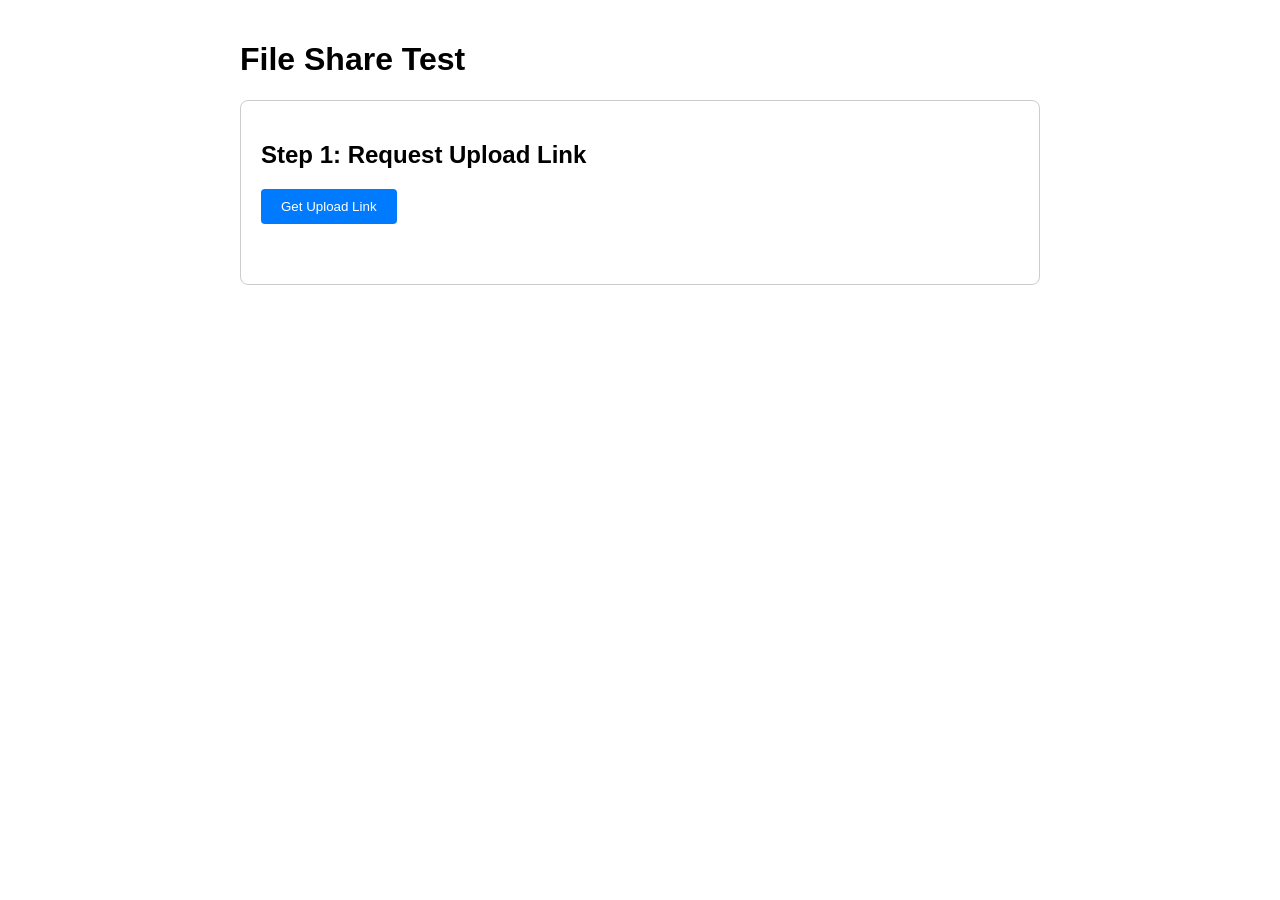
<file: statics/web/fileshare_test.html>
<!DOCTYPE html>
<html lang="en">
<head>
    <meta charset="UTF-8">
    <meta name="viewport" content="width=device-width, initial-scale=1.0">
    <title>File Share Test</title>
    <style>
        body {
            font-family: sans-serif;
            max-width: 800px;
            margin: 0 auto;
            padding: 20px;
        }
        .container {
            border: 1px solid #ccc;
            padding: 20px;
            border-radius: 8px;
        }
        button {
            padding: 10px 20px;
            cursor: pointer;
            background-color: #007bff;
            color: white;
            border: none;
            border-radius: 4px;
        }
        button:hover {
            background-color: #0056b3;
        }
        #uploadSection {
            margin-top: 20px;
            display: none;
        }
        #status {
            margin-top: 20px;
            padding: 10px;
            border-radius: 4px;
        }
        .success { background-color: #d4edda; color: #155724; }
        .error { background-color: #f8d7da; color: #721c24; }
    </style>
</head>
<body>
    <h1>File Share Test</h1>
    
    <div class="container">
        <h2>Step 1: Request Upload Link</h2>
        <button onclick="requestUploadLink()">Get Upload Link</button>
        <div id="linkInfo"></div>

        <div id="uploadSection">
            <h2>Step 2: Upload File</h2>
            <form id="uploadForm" enctype="multipart/form-data">
                <input type="file" name="file" id="fileInput" required>
                <br><br>
                <button type="submit">Upload File</button>
            </form>
            <div id="progress"></div>
        </div>

        <div id="status"></div>
    </div>

    <script>
        let uploadUrl = '';

        async function requestUploadLink() {
            const statusDiv = document.getElementById('status');
            const linkInfo = document.getElementById('linkInfo');
            const uploadSection = document.getElementById('uploadSection');
            
            statusDiv.className = '';
            statusDiv.textContent = 'Requesting link...';

            try {
                const response = await fetch('/api/v0.1/fileshare/create-accept-uri');
                const data = await response.json();

                if (response.ok) {
                    uploadUrl = data.acceptUri;
                    linkInfo.innerHTML = `<p><strong>Upload URL received:</strong> ${uploadUrl}</p>`;
                    uploadSection.style.display = 'block';
                    statusDiv.textContent = '';
                } else {
                    throw new Error(data.message || 'Failed to get link');
                }
            } catch (error) {
                statusDiv.className = 'error';
                statusDiv.textContent = 'Error: ' + error.message;
            }
        }

        document.getElementById('uploadForm').addEventListener('submit', async (e) => {
            e.preventDefault();
            const statusDiv = document.getElementById('status');
            const fileInput = document.getElementById('fileInput');
            
            if (!fileInput.files[0]) {
                alert('Please select a file');
                return;
            }

            statusDiv.className = '';
            statusDiv.textContent = 'Uploading...';

            const formData = new FormData();
            formData.append('file', fileInput.files[0]);

            try {
                const response = await fetch(uploadUrl, {
                    method: 'POST',
                    body: formData
                });

                if (response.ok) {
                    statusDiv.className = 'success';
                    statusDiv.textContent = 'File uploaded successfully!';
                    // Reset form
                    fileInput.value = '';
                    document.getElementById('uploadSection').style.display = 'none';
                    document.getElementById('linkInfo').innerHTML = '';
                } else {
                    const text = await response.text();
                    throw new Error(text || 'Upload failed');
                }
            } catch (error) {
                statusDiv.className = 'error';
                statusDiv.textContent = 'Upload Error: ' + error.message;
            }
        });
    </script>
</body>
</html>
</file>
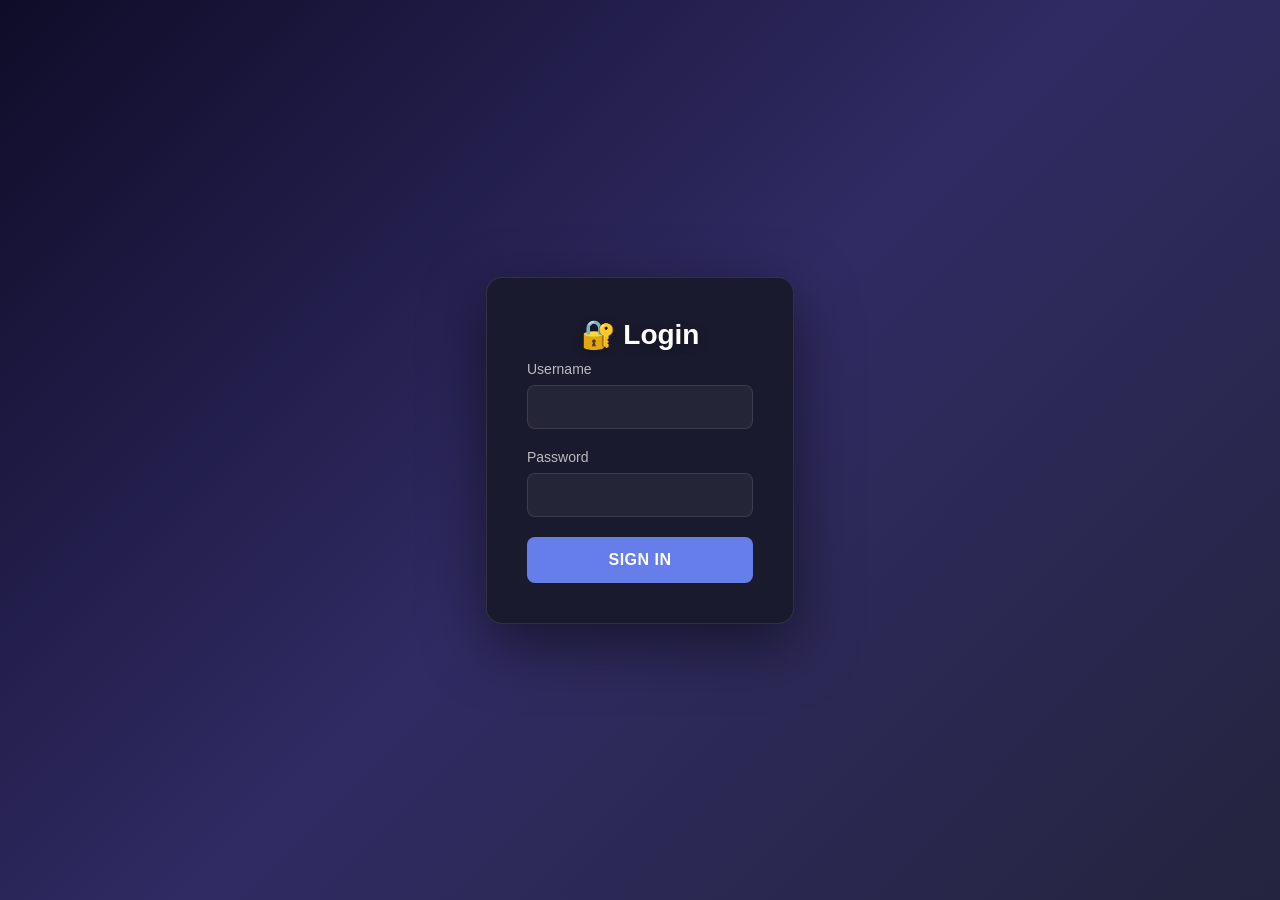
<file: internal/assets/statics/web/login.html>
<!DOCTYPE html>
<html lang="en">

<head>
    <meta charset="UTF-8">
    <meta name="viewport" content="width=device-width, initial-scale=1.0">
    <title>Login - Blitz</title>
    <link rel="stylesheet" href="style.css">
    <style>
        .login-container {
            max-width: 400px;
            margin: 0 auto;
            padding: 40px;
            background: #1a1a2e;
            border-radius: 16px;
            box-shadow: 0 20px 60px rgba(0, 0, 0, 0.5);
            border: 1px solid rgba(255, 255, 255, 0.1);
            text-align: center;
        }

        .login-form {
            display: flex;
            flex-direction: column;
            gap: 20px;
        }

        .form-group {
            text-align: left;
        }

        .form-group label {
            display: block;
            color: rgba(255, 255, 255, 0.7);
            margin-bottom: 8px;
            font-size: 14px;
        }

        .form-group input {
            width: 100%;
            padding: 12px;
            background: rgba(255, 255, 255, 0.05);
            border: 1px solid rgba(255, 255, 255, 0.1);
            border-radius: 8px;
            color: white;
            font-size: 16px;
        }

        .form-group input:focus {
            outline: none;
            border-color: #667eea;
            background: rgba(255, 255, 255, 0.08);
        }

        .btn-login {
            background: #667eea;
            color: white;
            padding: 14px;
            border: none;
            border-radius: 8px;
            font-size: 16px;
            font-weight: 600;
            cursor: pointer;
            transition: all 0.3s ease;
        }

        .btn-login:hover {
            transform: translateY(-2px);
            box-shadow: 0 4px 12px rgba(0, 0, 0, 0.15);
        }

        .error-message {
            color: #f48771;
            font-size: 14px;
            margin-top: 10px;
            display: none;
        }
    </style>
</head>

<body>
    <div class="login-container">
        <h1>🔐 Login</h1>
        <form id="loginForm" class="login-form">
            <div class="form-group">
                <label for="username">Username</label>
                <input type="text" id="username" name="username" required>
            </div>
            <div class="form-group">
                <label for="password">Password</label>
                <input type="password" id="password" name="password" required>
            </div>
            <button type="submit" class="btn-login">Sign In</button>
            <div id="errorMessage" class="error-message"></div>
        </form>
    </div>
    <script type="module" src="js/login.js"></script>
</body>

</html>
</file>
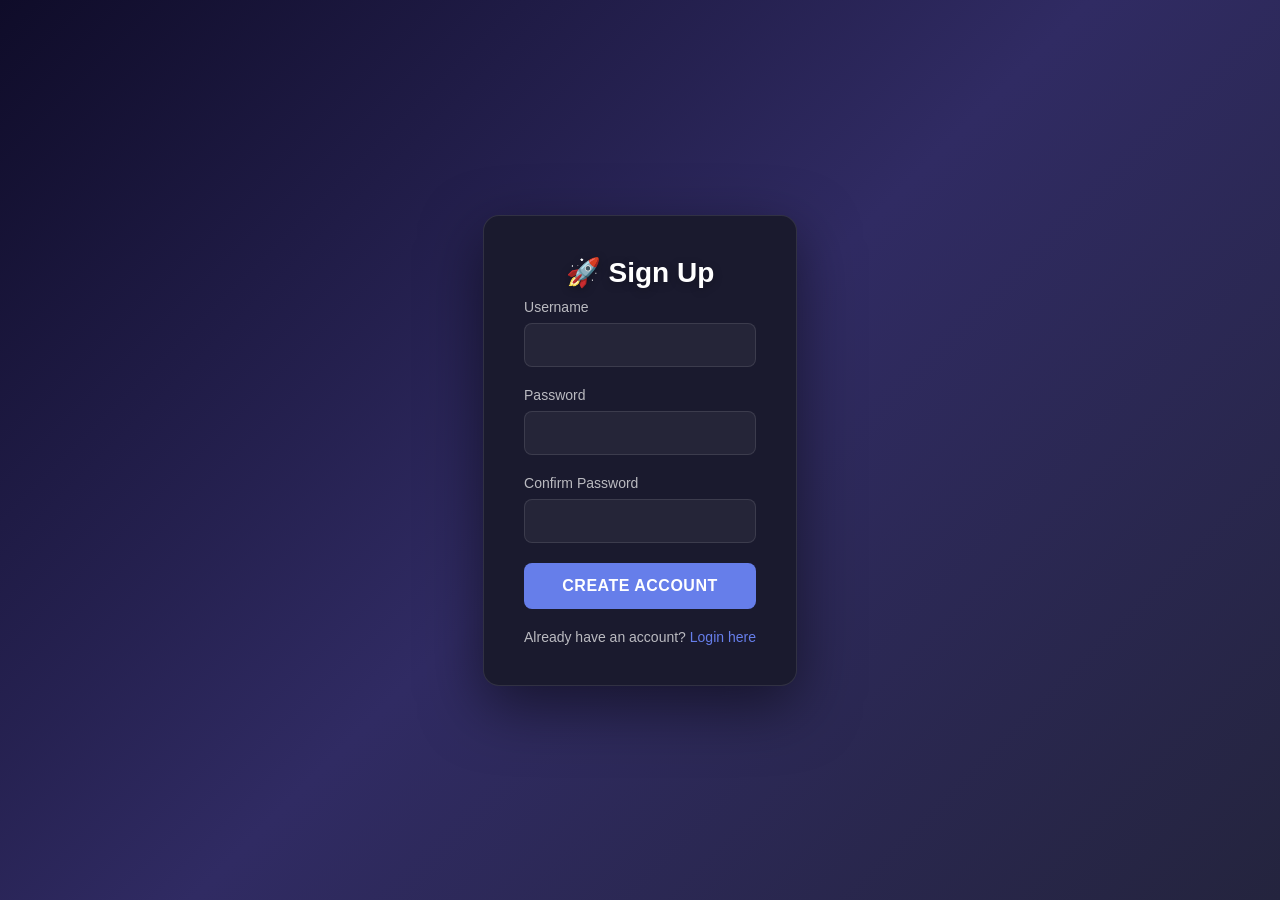
<file: internal/assets/statics/web/signup.html>
<!DOCTYPE html>
<html lang="en">

<head>
    <meta charset="UTF-8">
    <meta name="viewport" content="width=device-width, initial-scale=1.0">
    <title>Sign Up - Blitz</title>
    <link rel="stylesheet" href="style.css">
    <style>
        .signup-container {
            max-width: 400px;
            margin: 0 auto;
            padding: 40px;
            background: #1a1a2e;
            border-radius: 16px;
            box-shadow: 0 20px 60px rgba(0, 0, 0, 0.5);
            border: 1px solid rgba(255, 255, 255, 0.1);
            text-align: center;
        }

        .signup-form {
            display: flex;
            flex-direction: column;
            gap: 20px;
        }

        .form-group {
            text-align: left;
        }

        .form-group label {
            display: block;
            color: rgba(255, 255, 255, 0.7);
            margin-bottom: 8px;
            font-size: 14px;
        }

        .form-group input {
            width: 100%;
            padding: 12px;
            background: rgba(255, 255, 255, 0.05);
            border: 1px solid rgba(255, 255, 255, 0.1);
            border-radius: 8px;
            color: white;
            font-size: 16px;
        }

        .form-group input:focus {
            outline: none;
            border-color: #667eea;
            background: rgba(255, 255, 255, 0.08);
        }

        .btn-signup {
            background: #667eea;
            color: white;
            padding: 14px;
            border: none;
            border-radius: 8px;
            font-size: 16px;
            font-weight: 600;
            cursor: pointer;
            transition: all 0.3s ease;
        }

        .btn-signup:hover {
            transform: translateY(-2px);
            box-shadow: 0 4px 12px rgba(0, 0, 0, 0.15);
        }

        .error-message {
            color: #f48771;
            font-size: 14px;
            margin-top: 10px;
            display: none;
        }

        .success-message {
            color: #4ec9b0;
            font-size: 14px;
            margin-top: 10px;
            display: none;
        }

        .login-link {
            margin-top: 20px;
            color: rgba(255, 255, 255, 0.7);
            font-size: 14px;
        }

        .login-link a {
            color: #667eea;
            text-decoration: none;
        }

        .login-link a:hover {
            text-decoration: underline;
        }
    </style>
</head>

<body>
    <div class="signup-container">
        <h1>🚀 Sign Up</h1>
        <form id="signupForm" class="signup-form">
            <div class="form-group">
                <label for="username">Username</label>
                <input type="text" id="username" name="username" required minlength="3">
            </div>
            <div class="form-group">
                <label for="password">Password</label>
                <input type="password" id="password" name="password" required minlength="6">
            </div>
            <div class="form-group">
                <label for="confirmPassword">Confirm Password</label>
                <input type="password" id="confirmPassword" name="confirmPassword" required minlength="6">
            </div>
            <button type="submit" class="btn-signup">Create Account</button>
            <div id="errorMessage" class="error-message"></div>
            <div id="successMessage" class="success-message"></div>
        </form>
        <div class="login-link">
            Already have an account? <a href="login.html">Login here</a>
        </div>
    </div>
    <script type="module" src="js/signup.js"></script>
</body>

</html>
</file>
<file: internal/assets/statics/web/style.css>
* {
    margin: 0;
    padding: 0;
    box-sizing: border-box;
}

body {
    font-family: -apple-system, BlinkMacSystemFont, "Segoe UI", Roboto, sans-serif;
    background: linear-gradient(135deg, #0f0c29 0%, #302b63 50%, #24243e 100%);
    min-height: 100vh;
    display: flex;
    justify-content: center;
    align-items: center;
    padding: 20px;
}

.container {
    background: #1a1a2e;
    border-radius: 16px;
    box-shadow: 0 20px 60px rgba(0, 0, 0, 0.5);
    padding: 30px;
    max-width: 800px;
    width: 100%;
    border: 1px solid rgba(255, 255, 255, 0.1);
}

h1 {
    color: #ffffff;
    margin-bottom: 10px;
    font-size: 28px;
    text-shadow: 0 2px 10px rgba(0, 0, 0, 0.3);
}

.status {
    padding: 12px 20px;
    border-radius: 8px;
    margin: 20px 0;
    font-weight: 500;
    display: flex;
    align-items: center;
    gap: 10px;
}

.status.connected {
    background: #d4edda;
    color: #155724;
    border: 1px solid #c3e6cb;
}

.status.disconnected {
    background: #f8d7da;
    color: #721c24;
    border: 1px solid #f5c6cb;
}

.status-dot {
    width: 10px;
    height: 10px;
    border-radius: 50%;
    animation: pulse 2s infinite;
}

.status.connected .status-dot {
    background: #28a745;
}

.status.disconnected .status-dot {
    background: #dc3545;
}

@keyframes pulse {

    0%,
    100% {
        opacity: 1;
    }

    50% {
        opacity: 0.5;
    }
}

.stats {
    display: grid;
    grid-template-columns: repeat(auto-fit, minmax(150px, 1fr));
    gap: 15px;
    margin: 20px 0;
}

.stat-box {
    background: rgba(255, 255, 255, 0.05);
    padding: 15px;
    border-radius: 8px;
    text-align: center;
    border: 1px solid rgba(255, 255, 255, 0.1);
}

.stat-value {
    font-size: 24px;
    font-weight: bold;
    color: #667eea;
}

.stat-label {
    font-size: 12px;
    color: rgba(255, 255, 255, 0.6);
    margin-top: 5px;
    text-transform: uppercase;
    letter-spacing: 0.5px;
}

.controls {
    display: flex;
    gap: 10px;
    flex-wrap: wrap;
    margin: 20px 0;
}

button {
    flex: 1;
    min-width: 120px;
    padding: 12px 24px;
    border: none;
    border-radius: 8px;
    font-size: 14px;
    font-weight: 600;
    cursor: pointer;
    transition: all 0.3s ease;
    text-transform: uppercase;
    letter-spacing: 0.5px;
}

button:hover {
    transform: translateY(-2px);
    box-shadow: 0 4px 12px rgba(0, 0, 0, 0.15);
}

button:active {
    transform: translateY(0);
}

.btn-connect {
    background: #28a745;
    color: white;
}

.btn-disconnect {
    background: #dc3545;
    color: white;
}

.btn-ping {
    background: #667eea;
    color: white;
}

.btn-clear {
    background: #6c757d;
    color: white;
}

button:disabled {
    opacity: 0.5;
    cursor: not-allowed;
    transform: none !important;
}

.input-group {
    display: flex;
    gap: 10px;
    margin: 20px 0;
}

input[type="text"] {
    flex: 1;
    padding: 12px;
    border: 2px solid rgba(255, 255, 255, 0.1);
    border-radius: 8px;
    font-size: 14px;
    transition: border-color 0.3s;
    background: rgba(255, 255, 255, 0.05);
    color: #ffffff;
}

input[type="text"]:focus {
    outline: none;
    border-color: #667eea;
    background: rgba(255, 255, 255, 0.08);
}

.btn-send {
    background: #667eea;
    color: white;
    padding: 12px 30px;
}

/* Media Player Styles */
.media-player {
    background: linear-gradient(135deg, #16213e 0%, #0f3460 100%);
    border-radius: 16px;
    padding: 25px;
    margin: 20px 0;
    box-shadow: 0 10px 40px rgba(0, 0, 0, 0.4);
    border: 1px solid rgba(255, 255, 255, 0.1);
}

.media-player.hidden {
    display: none;
}

.no-media {
    text-align: center;
    color: white;
    font-size: 16px;
    padding: 20px;
}

.no-media.hidden {
    display: none;
}

.media-content {
    display: flex;
    flex-direction: column;
    gap: 15px;
}

.media-content.hidden {
    display: none;
}

.album-art-container {
    display: flex;
    justify-content: center;
    align-items: center;
    background: rgba(0, 0, 0, 0.3);
    border-radius: 16px;
    padding: 15px;
    min-height: 250px;
    position: relative;
    overflow: hidden;
}

.album-art-container::before {
    content: '';
    position: absolute;
    top: -50%;
    left: -50%;
    width: 200%;
    height: 200%;
    background: radial-gradient(circle, rgba(102, 126, 234, 0.1) 0%, transparent 70%);
    animation: glow 3s ease-in-out infinite;
}

@keyframes glow {

    0%,
    100% {
        transform: scale(1);
        opacity: 0.5;
    }

    50% {
        transform: scale(1.1);
        opacity: 0.8;
    }
}

.album-art {
    max-width: 100%;
    max-height: 250px;
    border-radius: 12px;
    box-shadow: 0 8px 32px rgba(0, 0, 0, 0.6),
        0 0 40px rgba(102, 126, 234, 0.3);
    font-size: 80px;
    display: flex;
    align-items: center;
    justify-content: center;
    position: relative;
    z-index: 1;
    transition: all 0.4s ease;
    animation: fadeIn 0.6s ease-out;
}

@keyframes fadeIn {
    from {
        opacity: 0;
        transform: scale(0.9);
    }

    to {
        opacity: 1;
        transform: scale(1);
    }
}

.album-art:hover {
    transform: scale(1.05) translateY(-5px);
    box-shadow: 0 12px 48px rgba(0, 0, 0, 0.7),
        0 0 60px rgba(102, 126, 234, 0.5);
}

.album-art img {
    width: 220px;
    height: 220px;
    object-fit: cover;
    border-radius: 12px;
    transition: all 0.3s ease;
}

.track-info {
    text-align: center;
    color: white;
}

.track-title {
    font-size: 22px;
    font-weight: bold;
    margin-bottom: 8px;
}

.track-artist {
    font-size: 16px;
    opacity: 0.9;
    margin-bottom: 4px;
}

.track-album {
    font-size: 14px;
    opacity: 0.7;
}

.playback-status {
    display: flex;
    align-items: center;
    justify-content: center;
    gap: 8px;
    padding: 12px;
    background: rgba(0, 0, 0, 0.3);
    border-radius: 8px;
    border: 1px solid rgba(255, 255, 255, 0.1);
    transition: all 0.3s ease;
}

.playback-status.playing {
    background: rgba(40, 167, 69, 0.25);
    border-color: rgba(40, 167, 69, 0.4);
    box-shadow: 0 0 20px rgba(40, 167, 69, 0.2);
}

.playback-status.paused {
    background: rgba(255, 193, 7, 0.25);
    border-color: rgba(255, 193, 7, 0.4);
    box-shadow: 0 0 20px rgba(255, 193, 7, 0.2);
}

.status-icon {
    font-size: 20px;
}

.status-text {
    color: white;
    font-weight: 600;
    font-size: 16px;
}

.progress-container {
    display: flex;
    align-items: center;
    gap: 10px;
    color: white;
}

.progress-time {
    font-size: 12px;
    min-width: 40px;
    text-align: center;
}

.progress-bar {
    flex: 1;
    height: 6px;
    background: rgba(0, 0, 0, 0.4);
    border-radius: 4px;
    overflow: hidden;
    border: 1px solid rgba(255, 255, 255, 0.1);
}

.progress-fill {
    height: 100%;
    background: linear-gradient(90deg, #667eea 0%, #764ba2 100%);
    width: 0%;
    transition: width 0.5s ease;
    border-radius: 4px;
    box-shadow: 0 0 10px rgba(102, 126, 234, 0.5);
    position: relative;
}

.progress-fill::after {
    content: '';
    position: absolute;
    top: 0;
    right: 0;
    width: 20px;
    height: 100%;
    background: rgba(255, 255, 255, 0.3);
    filter: blur(5px);
}

.media-metadata {
    display: flex;
    justify-content: space-around;
    flex-wrap: wrap;
    gap: 10px;
    padding: 12px;
    background: rgba(0, 0, 0, 0.3);
    border-radius: 8px;
    border: 1px solid rgba(255, 255, 255, 0.1);
}

.metadata-item {
    display: flex;
    flex-direction: column;
    align-items: center;
    gap: 4px;
}

.metadata-label {
    font-size: 11px;
    color: rgba(255, 255, 255, 0.7);
    text-transform: uppercase;
    letter-spacing: 0.5px;
}

.metadata-value {
    font-size: 14px;
    color: white;
    font-weight: 600;
}

.messages {
    background: #1e1e1e;
    color: #d4d4d4;
    border-radius: 8px;
    padding: 20px;
    max-height: 400px;
    overflow-y: auto;
    font-family: 'Courier New', monospace;
    font-size: 13px;
    line-height: 1.6;
}

.message {
    margin-bottom: 12px;
    padding: 8px;
    border-radius: 4px;
    border-left: 3px solid #667eea;
    background: #252526;
}

.message-time {
    color: #858585;
    font-size: 11px;
    margin-right: 10px;
}

.message-type {
    font-weight: bold;
    margin-right: 10px;
}

.message.sent {
    border-left-color: #4ec9b0;
}

.message.sent .message-type {
    color: #4ec9b0;
}

.message.received {
    border-left-color: #569cd6;
}

.message.received .message-type {
    color: #569cd6;
}

.message.error {
    border-left-color: #f48771;
    background: #3a2929;
}

.message.error .message-type {
    color: #f48771;
}

.message-content {
    color: #ce9178;
    white-space: pre-wrap;
    word-break: break-word;
}

.footer {
    margin-top: 20px;
    text-align: center;
    color: #666;
    font-size: 12px;
}
</file>
